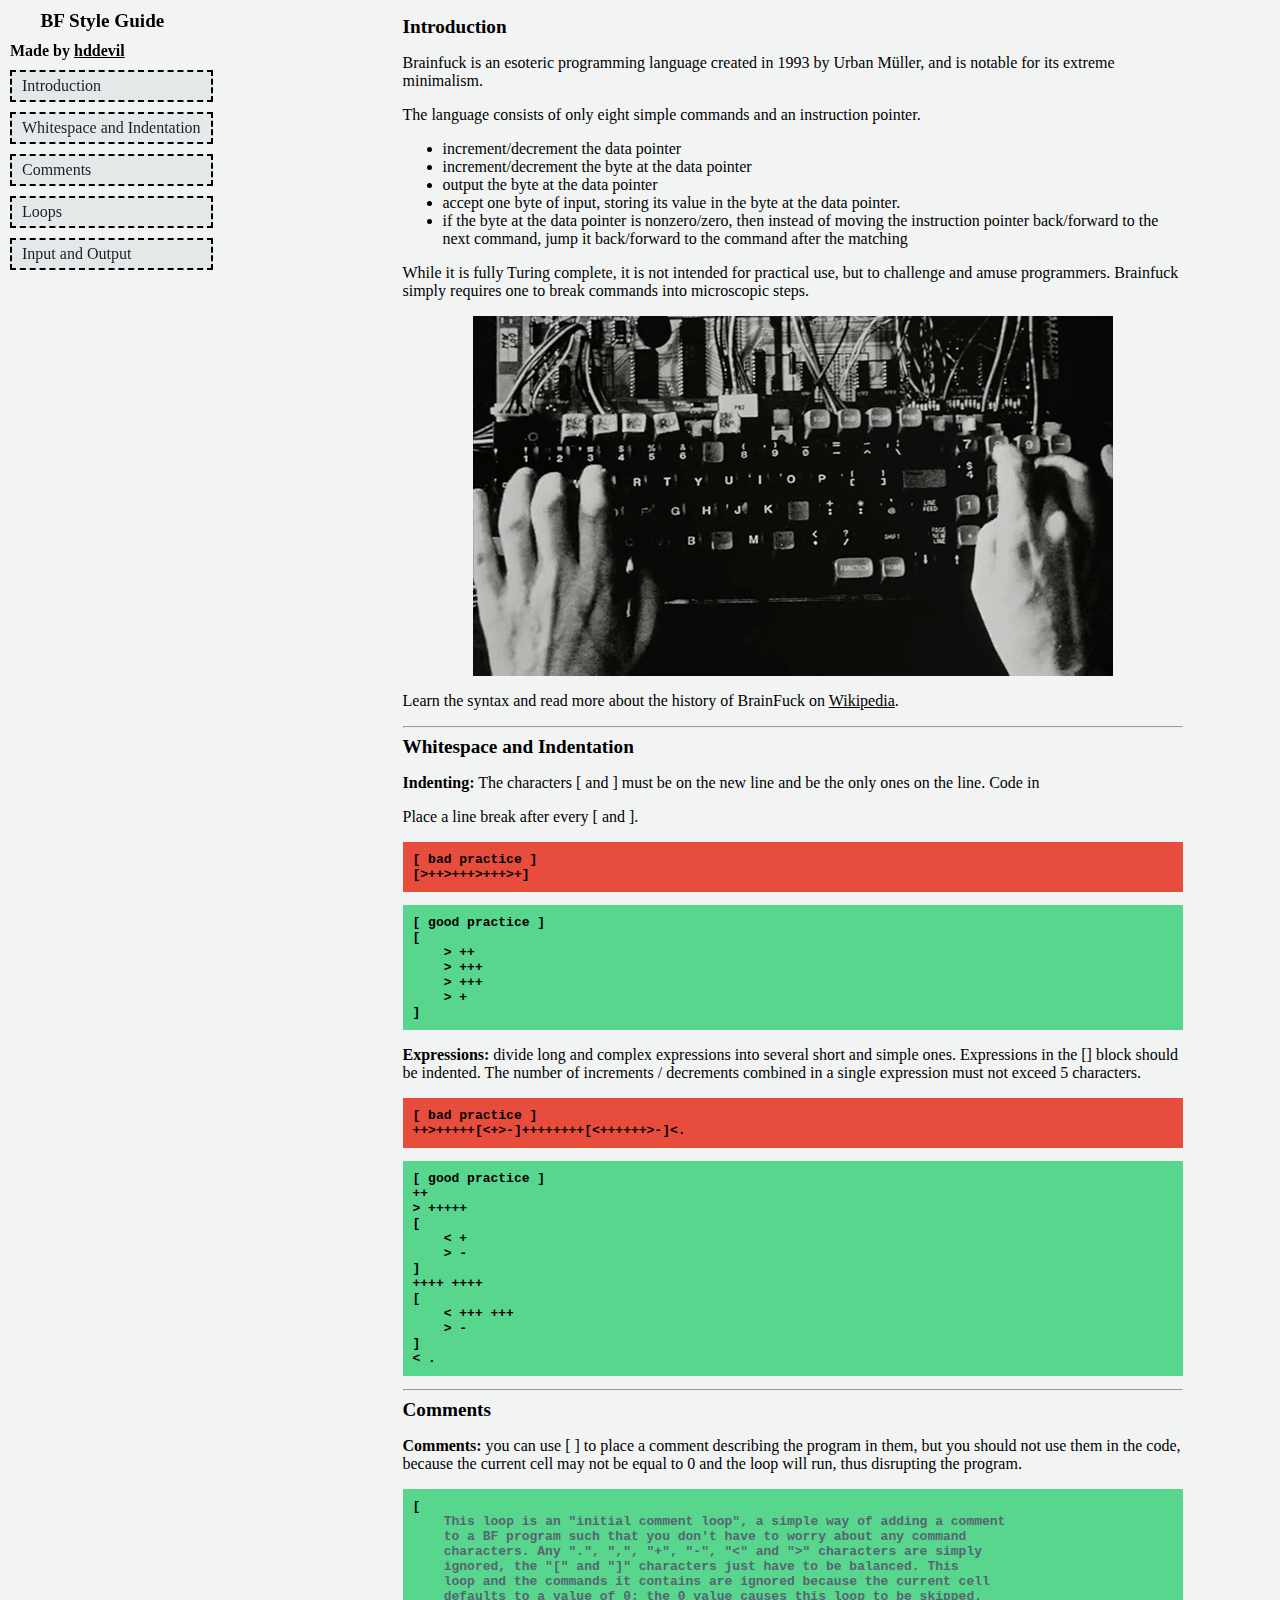
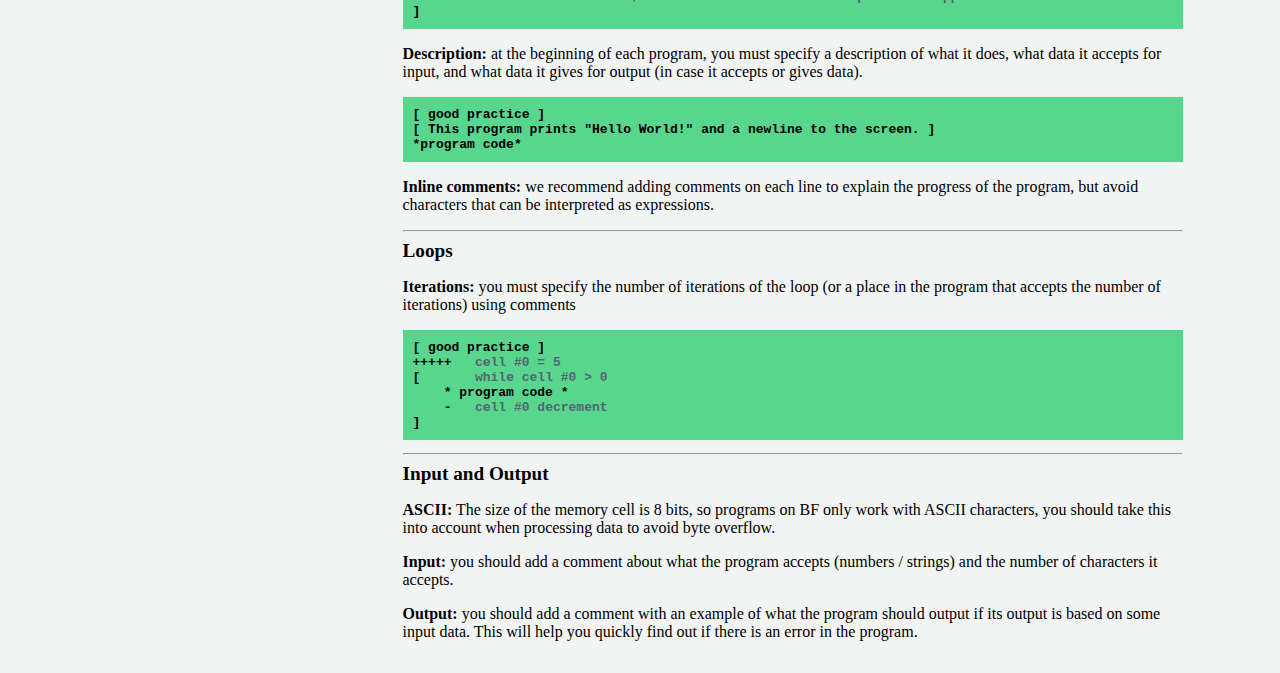
<file: src/index.html>
<html>
    <head>
        <title>BF Style Guide</title>
        <link rel="stylesheet" type="text/css" href="style.css">
    </head>
    <body>
        <div class='main-content'>
        <nav id="navbar">
            <header>BF Style Guide</header>
            <div class='git-link'>Made by <a href="https://github.com/hddevil">hddevil</a></div>
            <a href="#Introduction" class="nav-link">Introduction</a>
            <a href="#Whitespace_and_Indentation" class="nav-link">Whitespace and Indentation</a>
            <a href="#Comments" class="nav-link">Comments</a>
            <a href="#Loops" class="nav-link">Loops</a>
            <a href="#Input_and_Output" class="nav-link">Input and Output</a>
        </nav>
        <main id='main-doc'>
            <section class='main-section' id='Introduction'>
                <header>Introduction</header>
                <p>Brainfuck is an esoteric programming language created in 1993 by Urban Müller, and is notable for its extreme
                minimalism.</p>
                <p>The language consists of only eight simple commands and an instruction pointer.</p>
                <ul>
                    <li>increment/decrement the data pointer</li>
                    <li>increment/decrement the byte at the data pointer</li>
                    <li>output the byte at the data pointer</li>
                    <li>accept one byte of input, storing its value in the byte at the data pointer.</li>
                    <li>if the byte at the data pointer is nonzero/zero, then instead of moving the instruction pointer back/forward to the next command, jump it back/forward to the command after the
                    matching</li>
                </ul>
                <p>While it is fully Turing complete, it is not intended for practical use, but to challenge and amuse programmers.
                Brainfuck simply requires one to break commands into microscopic steps.</p>
                <img class="displayed" src="keyboard.png" alt="keyboard">
                <p>Learn the syntax and read more about the history of BrainFuck on <a href="https://en.wikipedia.org/wiki/Brainfuck">Wikipedia</a>.</p>
            </section>
            <hr>
            <section class='main-section' id='Whitespace_and_Indentation'>
                <header>Whitespace and Indentation</header>
                <p><span class='keyword'>Indenting:</span> The characters [ and ] must be on the new line and be the only ones on the line. Code in </p>
                <p>Place a line break after every [ and ].</p>
                <pre><code class='bad-practice'>[ bad practice ]
[>++>+++>+++>+]</code></pre>
                <pre><code class='good-practice'>[ good practice ]
[
    > ++
    > +++
    > +++
    > +
]</code></pre>
                <p><span class='keyword'>Expressions:</span> divide long and complex expressions into several short and simple ones. Expressions in the [] block should
                be indented. The number of increments / decrements combined in a single expression must not exceed 5 characters.</p>
                <pre><code class='bad-practice'>[ bad practice ]
++>+++++[<+>-]++++++++[<++++++>-]<.</code></pre>
                <pre><code class='good-practice'>[ good practice ]
++
> +++++
[
    < +
    > -
]
++++ ++++
[
    < +++ +++
    > -
]
< .</code></pre>
            </section>
            <hr>
            <section class='main-section' id='Comments'>
                <header>Comments</header>
                <p><span class='keyword'>Comments:</span> you can use [ ] to place a comment describing the program in them, but you should not use them in the code, because the
                current cell may not be equal to 0 and the loop will run, thus disrupting the program.</p>
                <pre><code class='good-practice'>[
    <span class='comment'>This loop is an "initial comment loop", a simple way of adding a comment
    to a BF program such that you don't have to worry about any command
    characters. Any ".", ",", "+", "-", "<" and ">" characters are simply 
    ignored, the "[" and "]" characters just have to be balanced. This 
    loop and the commands it contains are ignored because the current cell 
    defaults to a value of 0; the 0 value causes this loop to be skipped.</span>
]</code></pre>
                <p><span class='keyword'>Description:</span> at the beginning of each program, you must specify a description of what it does, what data it accepts for input, and
                what data it gives for output (in case it accepts or gives data).</p>
                <pre><code class='good-practice'>[ good practice ]
[ This program prints "Hello World!" and a newline to the screen. ]
*program code*</code></pre>
                <p><span class='keyword'>Inline comments:</span> we recommend adding comments on each line to explain the progress of the program, but avoid characters that can be
                interpreted as expressions.</p>
            </section>
            <hr>
            <section class='main-section' id='Loops'>
                <header>Loops</header>
                <p><span class='keyword'>Iterations:</span> you must specify the number of iterations of the loop (or a place in the program that accepts the number of iterations)
                using comments</p>
                <pre><code class='good-practice'>[ good practice ]
+++++   <span class='comment'>cell #0 = 5</span>
[       <span class='comment'>while cell #0 > 0</span>
    * program code *
    -   <span class='comment'>cell #0 decrement</span>
]</code></pre>
            </section>
            <hr>
            <section class='main-section' id='Input_and_Output'>
                <header>Input and Output</header>
                <p><span class='keyword'>ASCII:</span> The size of the memory cell is 8 bits, so programs on BF only work with ASCII characters, you should take this into
                account when processing data to avoid byte overflow.</p>
                <p><span class='keyword'>Input:</span> you should add a comment about what the program accepts (numbers / strings) and the number of characters it accepts.</p>
                <p><span class='keyword'>Output:</span> you should add a comment with an example of what the program should output if its output is based on some input data.
                This will help you quickly find out if there is an error in the program.</p>
            </section>
        </main>
        </div>
        <script src="https://cdn.freecodecamp.org/testable-projects-fcc/v1/bundle.js"></script>
    </body>
</html>
</file>
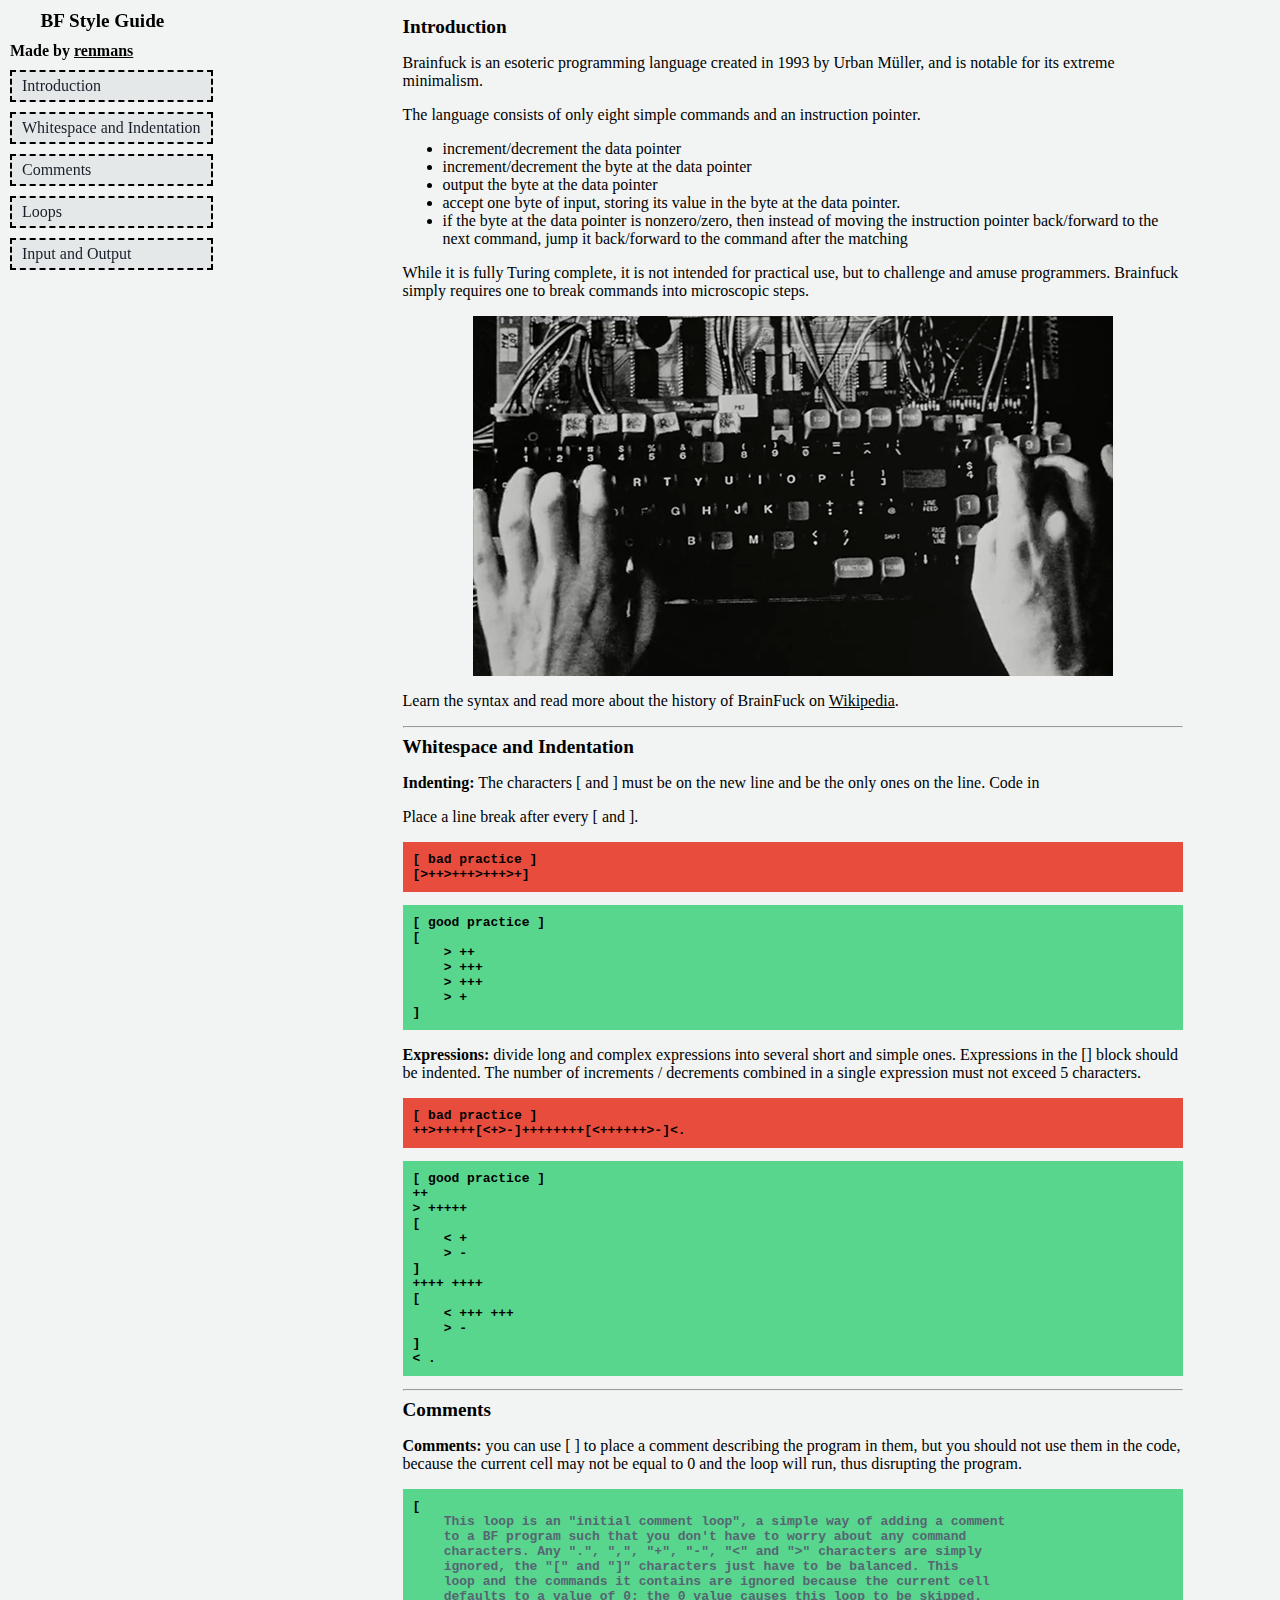
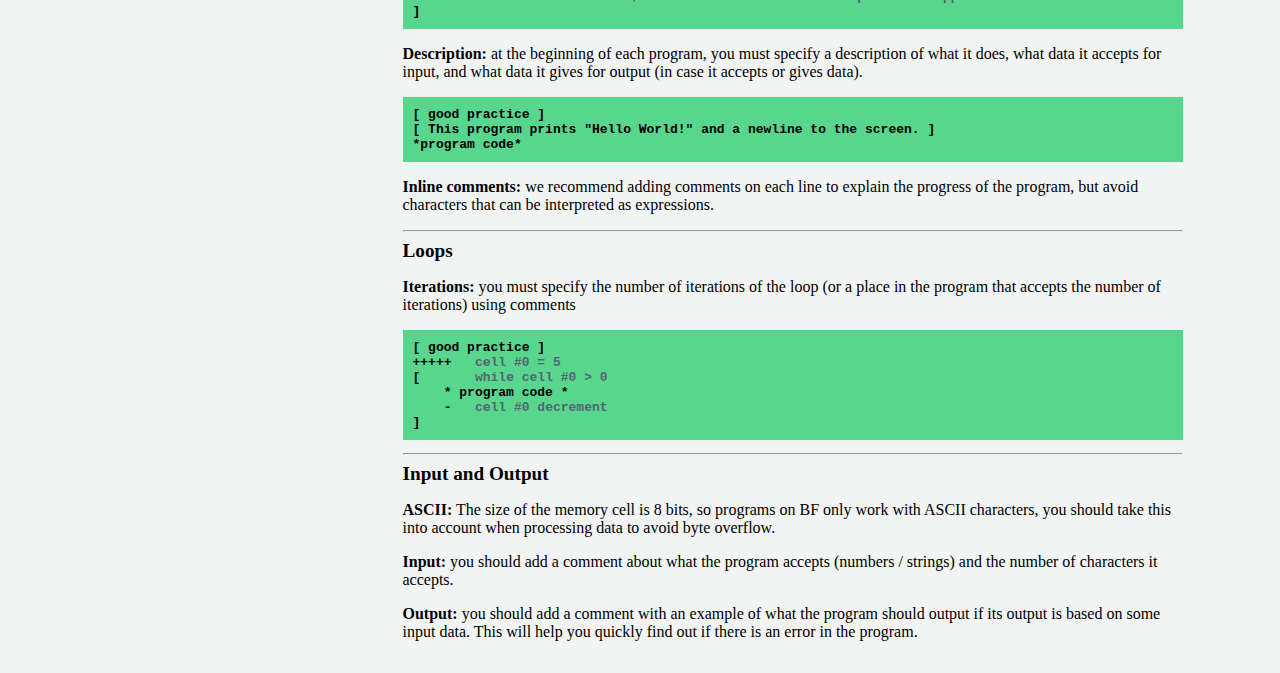
<file: techdoc/index.html>
<html>
    <head>
        <title>BF Style Guide</title>
        <link rel="stylesheet" type="text/css" href="style.css">
    </head>
    <body>
        <div class='main-content'>
        <nav id="navbar">
            <header>BF Style Guide</header>
            <div class='git-link'>Made by <a href="https://github.com/renmans">renmans</a></div>
            <a href="#Introduction" class="nav-link">Introduction</a>
            <a href="#Whitespace_and_Indentation" class="nav-link">Whitespace and Indentation</a>
            <a href="#Comments" class="nav-link">Comments</a>
            <a href="#Loops" class="nav-link">Loops</a>
            <a href="#Input_and_Output" class="nav-link">Input and Output</a>
        </nav>
        <main id='main-doc'>
            <section class='main-section' id='Introduction'>
                <header>Introduction</header>
                <p>Brainfuck is an esoteric programming language created in 1993 by Urban Müller, and is notable for its extreme
                minimalism.</p>
                <p>The language consists of only eight simple commands and an instruction pointer.</p>
                <ul>
                    <li>increment/decrement the data pointer</li>
                    <li>increment/decrement the byte at the data pointer</li>
                    <li>output the byte at the data pointer</li>
                    <li>accept one byte of input, storing its value in the byte at the data pointer.</li>
                    <li>if the byte at the data pointer is nonzero/zero, then instead of moving the instruction pointer back/forward to the next command, jump it back/forward to the command after the
                    matching</li>
                </ul>
                <p>While it is fully Turing complete, it is not intended for practical use, but to challenge and amuse programmers.
                Brainfuck simply requires one to break commands into microscopic steps.</p>
                <img class="displayed" src="keyboard.png" alt="keyboard">
                <p>Learn the syntax and read more about the history of BrainFuck on <a href="https://en.wikipedia.org/wiki/Brainfuck">Wikipedia</a>.</p>
            </section>
            <hr>
            <section class='main-section' id='Whitespace_and_Indentation'>
                <header>Whitespace and Indentation</header>
                <p><span class='keyword'>Indenting:</span> The characters [ and ] must be on the new line and be the only ones on the line. Code in </p>
                <p>Place a line break after every [ and ].</p>
                <pre><code class='bad-practice'>[ bad practice ]
[>++>+++>+++>+]</code></pre>
                <pre><code class='good-practice'>[ good practice ]
[
    > ++
    > +++
    > +++
    > +
]</code></pre>
                <p><span class='keyword'>Expressions:</span> divide long and complex expressions into several short and simple ones. Expressions in the [] block should
                be indented. The number of increments / decrements combined in a single expression must not exceed 5 characters.</p>
                <pre><code class='bad-practice'>[ bad practice ]
++>+++++[<+>-]++++++++[<++++++>-]<.</code></pre>
                <pre><code class='good-practice'>[ good practice ]
++
> +++++
[
    < +
    > -
]
++++ ++++
[
    < +++ +++
    > -
]
< .</code></pre>
            </section>
            <hr>
            <section class='main-section' id='Comments'>
                <header>Comments</header>
                <p><span class='keyword'>Comments:</span> you can use [ ] to place a comment describing the program in them, but you should not use them in the code, because the
                current cell may not be equal to 0 and the loop will run, thus disrupting the program.</p>
                <pre><code class='good-practice'>[
    <span class='comment'>This loop is an "initial comment loop", a simple way of adding a comment
    to a BF program such that you don't have to worry about any command
    characters. Any ".", ",", "+", "-", "<" and ">" characters are simply 
    ignored, the "[" and "]" characters just have to be balanced. This 
    loop and the commands it contains are ignored because the current cell 
    defaults to a value of 0; the 0 value causes this loop to be skipped.</span>
]</code></pre>
                <p><span class='keyword'>Description:</span> at the beginning of each program, you must specify a description of what it does, what data it accepts for input, and
                what data it gives for output (in case it accepts or gives data).</p>
                <pre><code class='good-practice'>[ good practice ]
[ This program prints "Hello World!" and a newline to the screen. ]
*program code*</code></pre>
                <p><span class='keyword'>Inline comments:</span> we recommend adding comments on each line to explain the progress of the program, but avoid characters that can be
                interpreted as expressions.</p>
            </section>
            <hr>
            <section class='main-section' id='Loops'>
                <header>Loops</header>
                <p><span class='keyword'>Iterations:</span> you must specify the number of iterations of the loop (or a place in the program that accepts the number of iterations)
                using comments</p>
                <pre><code class='good-practice'>[ good practice ]
+++++   <span class='comment'>cell #0 = 5</span>
[       <span class='comment'>while cell #0 > 0</span>
    * program code *
    -   <span class='comment'>cell #0 decrement</span>
]</code></pre>
            </section>
            <hr>
            <section class='main-section' id='Input_and_Output'>
                <header>Input and Output</header>
                <p><span class='keyword'>ASCII:</span> The size of the memory cell is 8 bits, so programs on BF only work with ASCII characters, you should take this into
                account when processing data to avoid byte overflow.</p>
                <p><span class='keyword'>Input:</span> you should add a comment about what the program accepts (numbers / strings) and the number of characters it accepts.</p>
                <p><span class='keyword'>Output:</span> you should add a comment with an example of what the program should output if its output is based on some input data.
                This will help you quickly find out if there is an error in the program.</p>
            </section>
        </main>
        </div>
        <script src="https://cdn.freecodecamp.org/testable-projects-fcc/v1/bundle.js"></script>
    </body>
</html>
</file>
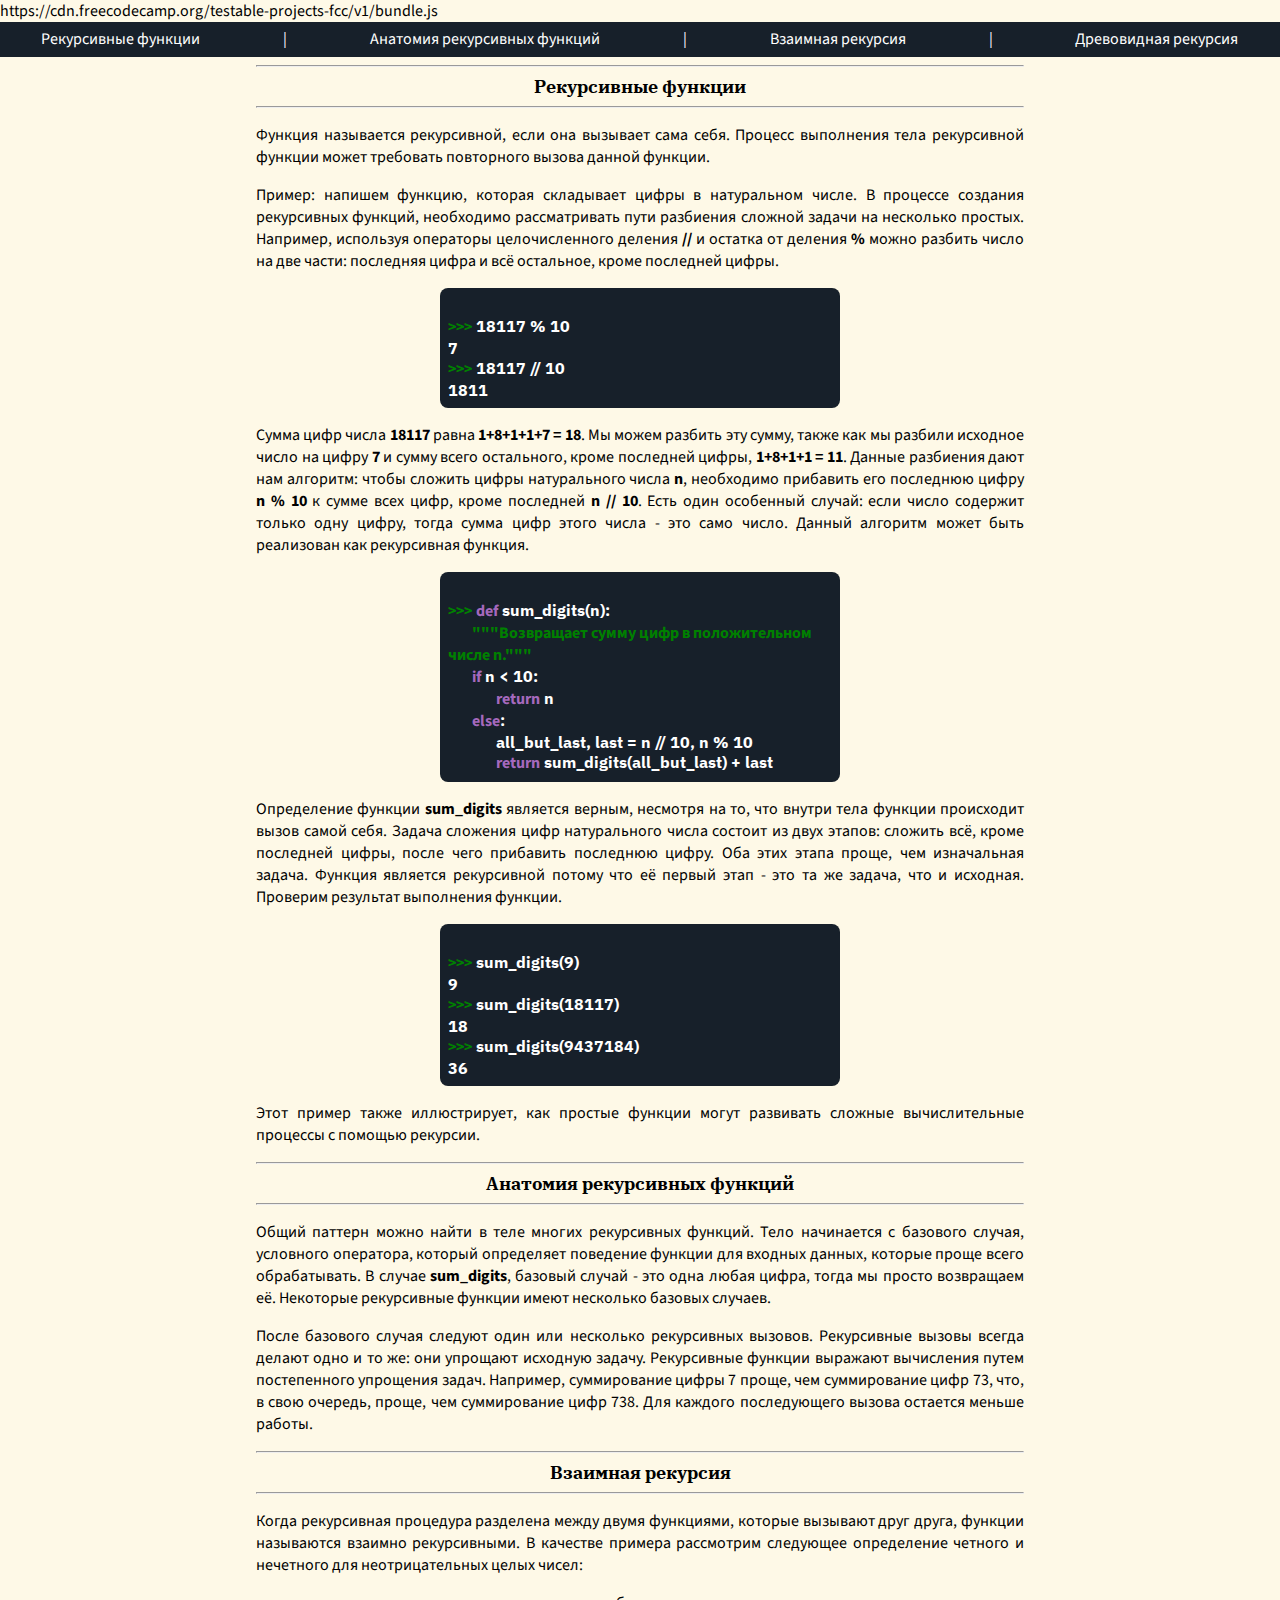
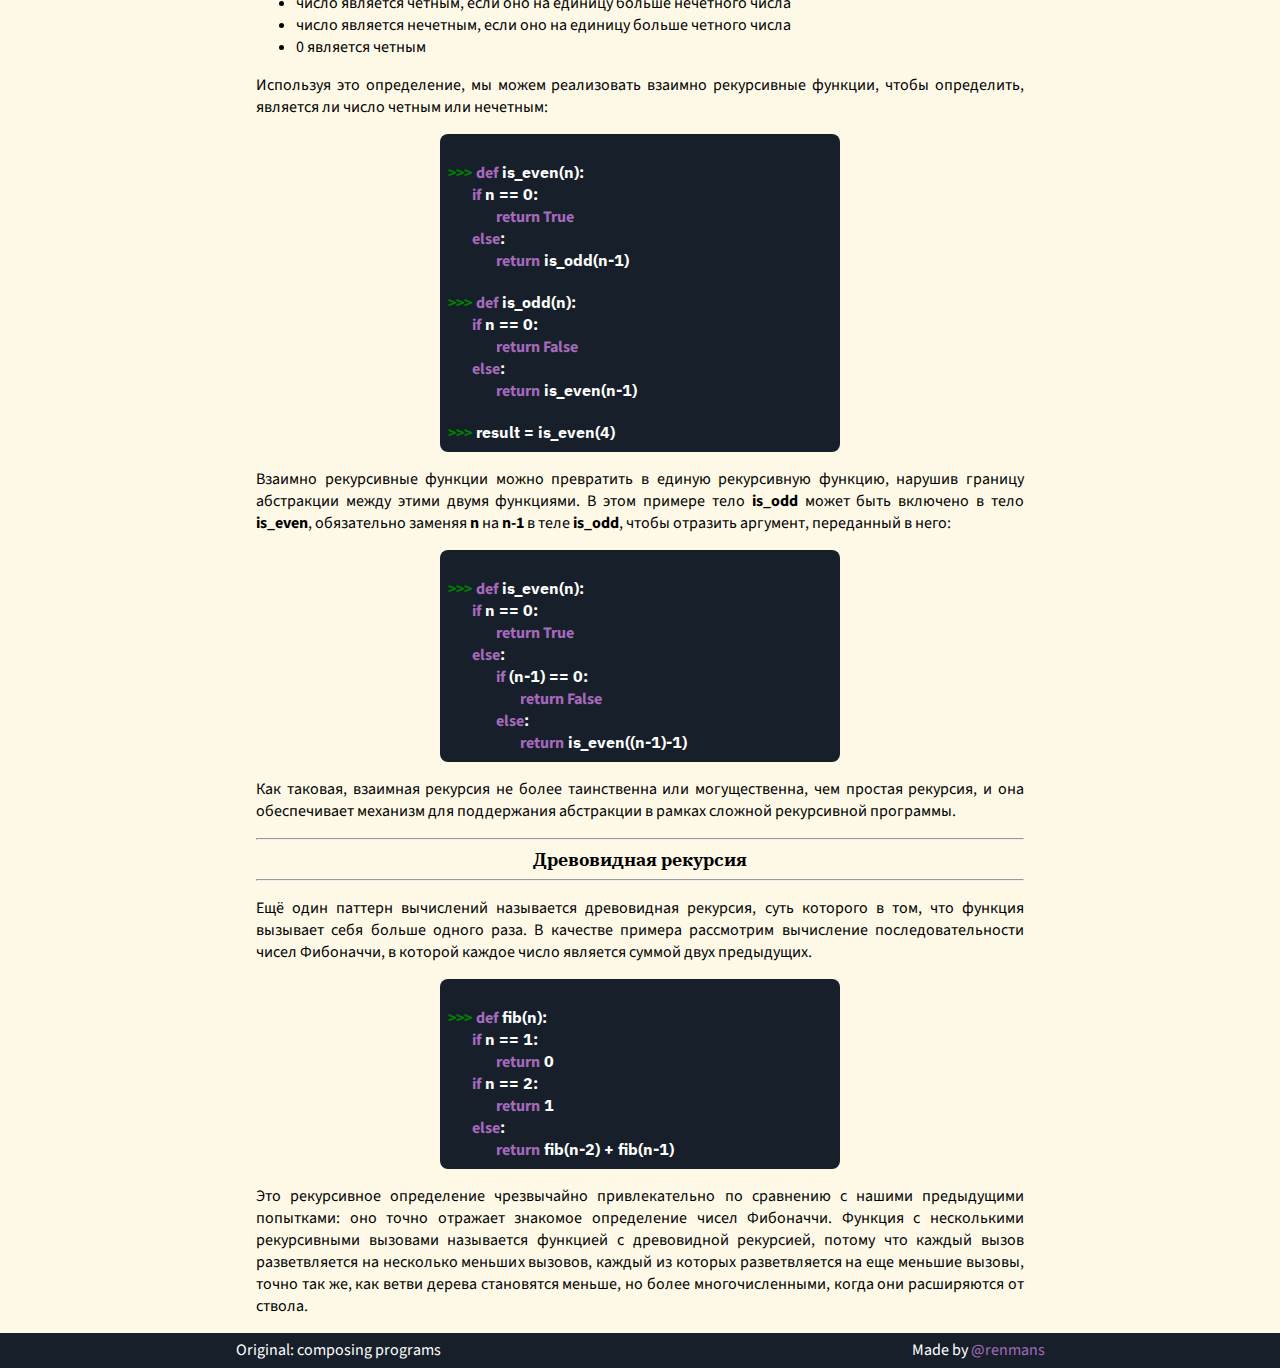
<file: webprojects/techdoc/index.html>
<html>
	<head>
		https://cdn.freecodecamp.org/testable-projects-fcc/v1/bundle.js
		<link href="https://fonts.googleapis.com/css?family=IBM+Plex+Serif&display=swap" rel="stylesheet">
		<link href="https://fonts.googleapis.com/css?family=IBM+Plex+Sans&display=swap" rel="stylesheet">
		<link href="https://fonts.googleapis.com/css?family=Source+Sans+Pro&display=swap" rel="stylesheet">
		<script src='https://cdn.freecodecamp.org/testable-projects-fcc/v1/bundle.js'></script>
		<link rel="stylesheet" type="text/css" href="style.css">
		<title>Рекурсивные функции</title>
	</head>
	<body>
		<div id="main-doc">
			<div id='navbar'>
			<nav><a href="#recurive_functions">Рекурсивные функции</a> | 
				 <a href="#anatomy_of_recursive_functions">Анатомия рекурсивных функций</a> | 
				 <a href="#mutual_recursion">Взаимная рекурсия</a> | 
				 <a href="#tree_recursion">Древовидная рекурсия</a></nav>
			</div>
			<section id="recurive_functions" class="main-section">
				<hr>
				<header>Рекурсивные функции</header>
				<hr>
				<p>
					Функция называется рекурсивной, если она вызывает сама
					себя. Процесс выполнения тела рекурсивной функции может
					требовать повторного вызова данной функции.
				</p>
				<p>
					Пример: напишем функцию, которая складывает цифры в 
					натуральном числе. В процессе создания рекурсивных 
					функций, необходимо рассматривать пути разбиения сложной
					задачи на несколько простых. Например, используя операторы
					целочисленного деления <b>//</b> и остатка от деления <b>%</b> можно 
					разбить число на две части: последняя цифра и всё остальное,
					кроме последней цифры.
				</p>
				<div class="code-block">
				<code>
<span class="invitation">>>></span> 18117 % 10
7
<span class="invitation">>>></span> 18117 // 10
1811</code>
				</div>
				<p>
					Сумма цифр числа <b>18117</b> равна <b>1+8+1+1+7 = 18</b>. Мы можем разбить 
					эту сумму, также как мы разбили исходное число на цифру <b>7</b> и 
					сумму всего остального, кроме последней цифры, <b>1+8+1+1 = 11</b>. 
					Данные разбиения дают нам алгоритм: чтобы сложить цифры натурального
					числа <b>n</b>, необходимо прибавить его последнюю цифру <b>n % 10</b> 
					к сумме всех цифр, кроме последней <b>n // 10</b>. Есть один особенный 
					случай: если число содержит только одну цифру, тогда сумма цифр этого числа 
					- это само число. Данный алгоритм может быть реализован как рекурсивная 
					функция.
				</p>
				<div class="code-block">
				<code>
<span class="invitation">>>></span> <span class="keyword">def</span> sum_digits(n):
	<span class="invitation">"""Возвращает сумму цифр в положительном числе n."""</span>
	<span class="keyword">if</span> n < 10:
		<span class="keyword">return</span> n
	<span class="keyword">else</span>:
		all_but_last, last = n // 10, n % 10
		<span class="keyword">return</span> sum_digits(all_but_last) + last</code>
				</div>
				<p>
					Определение функции <b>sum_digits</b> является верным, несмотря на то, что внутри 
					тела функции происходит вызов самой себя. Задача сложения цифр натурального числа
					состоит из двух этапов: сложить всё, кроме последней цифры, после чего прибавить 
					последнюю цифру. Оба этих этапа проще, чем изначальная задача. Функция является 
					рекурсивной потому что её первый этап - это та же задача, что и исходная. Проверим 
					результат выполнения функции.
				</p>
				<div class="code-block">
				<code>
<span class="invitation">>>></span> sum_digits(9)
9
<span class="invitation">>>></span> sum_digits(18117)
18
<span class="invitation">>>></span> sum_digits(9437184)
36</code>
				</div>
				<p>
					Этот пример также иллюстрирует, как простые функции могут развивать сложные вычислительные процессы 
					с помощью рекурсии.
				</p>
			</section>
			<section id="anatomy_of_recursive_functions" 
				class="main-section">
				<hr>
				<header>Анатомия рекурсивных функций</header>
				<hr>
				<p>
					Общий паттерн можно найти в теле многих рекурсивных функций. Тело начинается с базового 
					случая, условного оператора, который определяет поведение функции для входных данных, 
					которые проще всего обрабатывать. В случае <b>sum_digits</b>, базовый случай - это одна любая 
					цифра, тогда мы просто возвращаем её. Некоторые рекурсивные функции имеют несколько базовых
					случаев.
				</p>
				<p>
					После базового случая следуют один или несколько рекурсивных вызовов. Рекурсивные вызовы всегда
					делают одно и то же: они упрощают исходную задачу. Рекурсивные функции выражают вычисления путем 
					постепенного упрощения задач. Например, суммирование цифры 7 проще, чем суммирование цифр 73, что, 
					в свою очередь, проще, чем суммирование цифр 738. Для каждого последующего вызова остается меньше работы.
				</p>
				<p></p>
				<p></p>
				<p></p>
				<p></p>
				<p></p>
				<p></p>
				<p></p>
				<p></p>
			</section>
			<section id="mutual_recursion" class="main-section">
				<hr>
				<header>Взаимная рекурсия</header>
				<hr>
				<p>
					Когда рекурсивная процедура разделена между двумя функциями, которые вызывают друг друга, функции называются взаимно
					рекурсивными. В качестве примера рассмотрим следующее определение четного и нечетного для неотрицательных целых чисел:
				</p>
				<ul>
					<li>число является четным, если оно на единицу больше нечетного числа</li>
					<li>число является нечетным, если оно на единицу больше четного числа</li>
					<li>0 является четным</li>
				</ul>
				<p>
					Используя это определение, мы можем реализовать взаимно рекурсивные функции, чтобы определить, является ли число четным
					или нечетным:
				</p>
				<div class="code-block">
				<code>
<span class="invitation">>>></span> <span class="keyword">def</span> is_even(n):
	<span class="keyword">if</span> n == 0:
		<span class="keyword">return True</span>
	<span class="keyword">else</span>:
		<span class="keyword">return</span> is_odd(n-1)

<span class="invitation">>>></span> <span class="keyword">def</span> is_odd(n):
	<span class="keyword">if</span> n == 0:
		<span class="keyword">return False</span>
	<span class="keyword">else</span>:
		<span class="keyword">return</span> is_even(n-1)

<span class="invitation">>>></span> result = is_even(4)</code>
				</div>
				<p>
					Взаимно рекурсивные функции можно превратить в единую рекурсивную функцию, нарушив границу 
					абстракции между этими двумя функциями. В этом примере тело <b>is_odd</b> может быть включено в 
					тело <b>is_even</b>, обязательно заменяя <b>n</b> на <b>n-1</b> в теле <b>is_odd</b>, чтобы отразить аргумент, переданный 
					в него:
				</p>
				<div class="code-block">
				<code>
<span class="invitation">>>></span> <span class="keyword">def</span> is_even(n):
	<span class="keyword">if</span> n == 0:
		<span class="keyword">return True</span>
	<span class="keyword">else</span>:
		<span class="keyword">if</span> (n-1) == 0:
			<span class="keyword">return False</span>
		<span class="keyword">else</span>:
			<span class="keyword">return</span> is_even((n-1)-1)</code>
				</div>
				<p>
					Как таковая, взаимная рекурсия не более таинственна или могущественна, чем простая рекурсия, и она обеспечивает механизм
					для поддержания абстракции в рамках сложной рекурсивной программы.
				</p>
			</section>
			<section id="tree_recursion" class="main-section">
				<hr>
				<header>Древовидная рекурсия</header>
				<hr>
				<p>
					Ещё один паттерн вычислений называется древовидная рекурсия, суть которого в том, что функция 
					вызывает себя больше одного раза. В качестве примера рассмотрим вычисление последовательности 
					чисел Фибоначчи, в которой каждое число является суммой двух предыдущих.
				</p>
				<div class="code-block">
				<code>
<span class="invitation">>>></span> <span class="keyword">def</span> fib(n):
	<span class="keyword">if</span> n == 1:
		<span class="keyword">return</span> 0
	<span class="keyword">if</span> n == 2:
		<span class="keyword">return</span> 1	
	<span class="keyword">else</span>:
		<span class="keyword">return</span> fib(n-2) + fib(n-1)</code>
				</div>
				<p>
					Это рекурсивное определение чрезвычайно привлекательно по сравнению с нашими предыдущими попытками: 
					оно точно отражает знакомое определение чисел Фибоначчи. Функция с несколькими рекурсивными вызовами 
					называется функцией с древовидной рекурсией, потому что каждый вызов разветвляется на несколько меньших вызовов, 
					каждый из которых разветвляется на еще меньшие вызовы, точно так же, как ветви дерева становятся меньше, 
					но более многочисленными, когда они расширяются от ствола.
				</p>
			</section>
			<footer>
				<div>
				Original: <a href="https://composingprograms.com/pages/17-recursive-functions.html">composing programs</a>
				</div>
				<div class="github">Made by <a href="https://github.com/renmans"><span class="keyword">@renmans</span></a></div>
			</footer>
		</div>
	</body>
</html>
</file>
<file: src/style.css>
body {
    background-color:#f2f4f4;
    margin: 0;
    padding: 0;
}

a {
    text-decoration: underline;
    color: black;
}

div.main-content {
    display: grid;
    grid-template-columns: minmax(300px, auto) 1fr;
    grid-template-areas: "navbar mainContent";
    grid-gap: 5px; /* distance between cells of grid */
}

nav#navbar {
    margin: 10px 10px;
    grid-area: navbar;
    position: fixed;
}

nav#navbar header {
    margin-left: 15%;
}

nav#navbar a.nav-link {
    background-color:  #e5e8e8;
    display: block;
    border: 2px dashed black;
    padding: 5px 10px;
    margin: 10px 0;
    text-decoration: none;
    color:#17202a;
}

main#main-doc {
    margin: 10px 10px;
    grid-area: mainContent;
}

span.comment {
    color: #566573;
}

span.keyword {
    font-weight: bold;
}

@media screen and (min-width: 750px) {
    main#main-doc {
        margin-left: auto;
        margin-right: auto;
        width: 80%;
        margin-top: 1em;
        margin-bottom: 1em;
    }
}

img.displayed {
    display: block;
    margin-left: auto;
    margin-right: auto 
}

header {
    font-size: 1.2em;
    font-weight: bold;
}

code {
    display: block;
    padding: 10px;
    font-weight: bold;
}

code.good-practice {
    background-color: #58d68d;
}

code.bad-practice {
    background-color: #e74c3c;
}

div.git-link {
    font-weight: bold;
    margin: 10px 0;
}

div.git-link a {
    text-decoration: underline;
    font-weight: bold;
    color: black;
}

@media screen and (max-width: 1000px) {
    div.main-content {
        grid-template-columns: 1fr;
        grid-template-areas: "navbar" "mainContent";
    }

    nav#navbar {
        position: inherit;
    }

    nav#navbar header {
        margin-left: 5%;
    }
}
</file>
<file: techdoc/style.css>
body {
    background-color:#f2f4f4;
    margin: 0;
    padding: 0;
}

a {
    text-decoration: underline;
    color: black;
}

div.main-content {
    display: grid;
    grid-template-columns: minmax(300px, auto) 1fr;
    grid-template-areas: "navbar mainContent";
    grid-gap: 5px; /* distance between cells of grid */
}

nav#navbar {
    margin: 10px 10px;
    grid-area: navbar;
    position: fixed;
}

nav#navbar header {
    margin-left: 15%;
}

nav#navbar a.nav-link {
    background-color:  #e5e8e8;
    display: block;
    border: 2px dashed black;
    padding: 5px 10px;
    margin: 10px 0;
    text-decoration: none;
    color:#17202a;
}

main#main-doc {
    margin: 10px 10px;
    grid-area: mainContent;
}

span.comment {
    color: #566573;
}

span.keyword {
    font-weight: bold;
}

@media screen and (min-width: 750px) {
    main#main-doc {
        margin-left: auto;
        margin-right: auto;
        width: 80%;
        margin-top: 1em;
        margin-bottom: 1em;
    }
}

img.displayed {
    display: block;
    margin-left: auto;
    margin-right: auto 
}

header {
    font-size: 1.2em;
    font-weight: bold;
}

code {
    display: block;
    padding: 10px;
    font-weight: bold;
}

code.good-practice {
    background-color: #58d68d;
}

code.bad-practice {
    background-color: #e74c3c;
}

div.git-link {
    font-weight: bold;
    margin: 10px 0;
}

div.git-link a {
    text-decoration: underline;
    font-weight: bold;
    color: black;
}

@media screen and (max-width: 1000px) {
    div.main-content {
        grid-template-columns: 1fr;
        grid-template-areas: "navbar" "mainContent";
    }

    nav#navbar {
        position: inherit;
    }

    nav#navbar header {
        margin-left: 5%;
    }
}
</file>
<file: webprojects/techdoc/style.css>
* {
    font-family: 'Source Sans Pro';
}

section {
    margin-left: auto;
    margin-right: auto;
    width: 60%;
    min-width: 350px;
}

p {
    font-size: 16;
    text-align: justify;
}

a {
    color: white;
    text-decoration: none;
}

body {
    margin: 0;
    padding: 0;
    background-color: #fef9e7 ;
}

#navbar {
    background-color: #17202a ;
    color: white;
    margin: auto;
    width: auto;
    padding: 0.4em 0;
    text-align: center;
}

#navbar nav {
    display: flex;
    justify-content: space-around;
}

header {
    text-align: center;
    font-family: 'IBM Plex Serif';
    font-size: 18;
    font-weight: bold;
}

.code-block {
    padding: 0.5em;
    border-radius: 0.5em;
    text-align: left;
    margin-left: auto;
    margin-right: auto;
    background-color: #17202a ;
    color: white;
    min-width: 350px;
    max-width: 50%;
}

code {
    font-size: 16;
    font-weight: bold;
    font-family: 'IBM Plex Sans';
    white-space: pre-wrap;
}

.github {
    text-align: right;
}

.invitation {
    color: green;
}

footer {
    display: flex;
    justify-content: space-around;
    background-color:  #17202a ;
    color: white;
    margin: auto;
    padding: 0.4em 0;
    width: auto;
    min-width: 350px;
}

.keyword {
    color:#a569bd;
}
</file>
